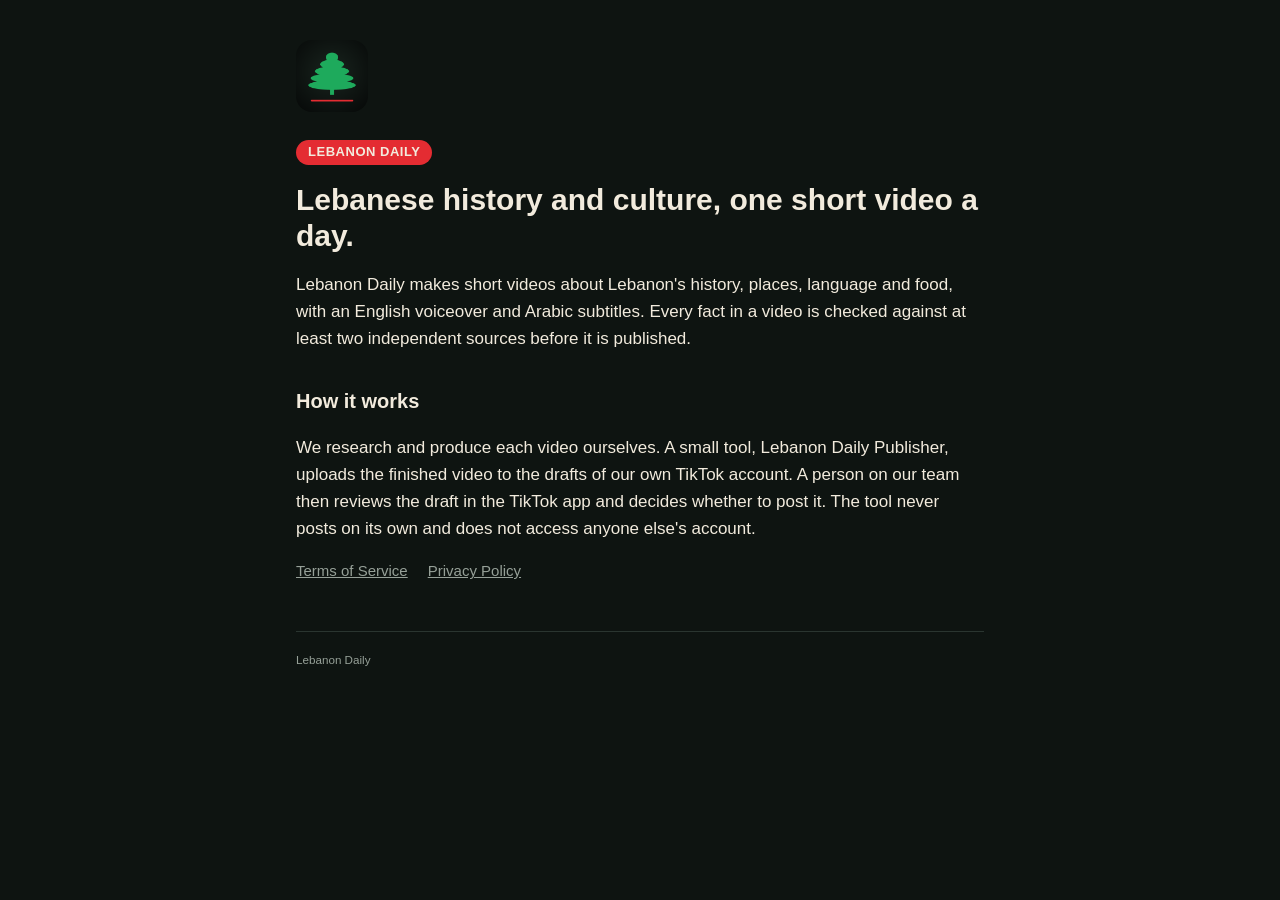
<file: index.html>
<!doctype html><html lang="en"><head><meta charset="utf-8"><meta name="viewport" content="width=device-width,initial-scale=1">
<title>Lebanon Daily</title><link rel="stylesheet" href="style.css"><link rel="icon" href="icon.png"></head><body><main>
<img src="icon.png" alt="Green cedar on a dark background">
<p><span class="tag">LEBANON DAILY</span></p>
<h1>Lebanese history and culture, one short video a day.</h1>
<p>Lebanon Daily makes short videos about Lebanon's history, places, language and food, with an English voiceover and Arabic subtitles. Every fact in a video is checked against at least two independent sources before it is published.</p>
<h2>How it works</h2>
<p>We research and produce each video ourselves. A small tool, Lebanon Daily Publisher, uploads the finished video to the drafts of our own TikTok account. A person on our team then reviews the draft in the TikTok app and decides whether to post it. The tool never posts on its own and does not access anyone else's account.</p>
<nav><a href="terms.html">Terms of Service</a><a href="privacy.html">Privacy Policy</a></nav>
<footer><small>Lebanon Daily</small></footer>
</main></body></html>
</file>
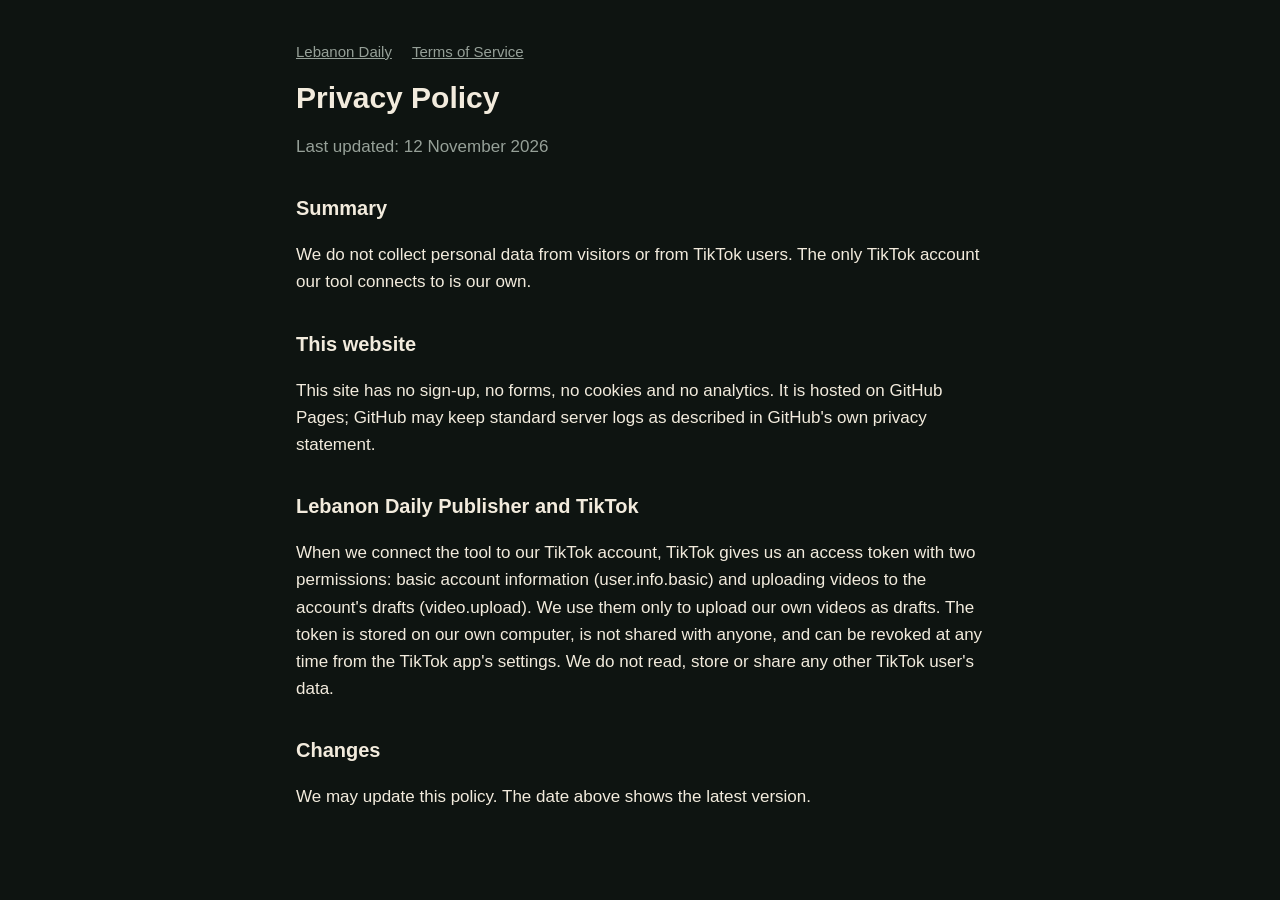
<file: privacy.html>
<!doctype html><html lang="en"><head><meta charset="utf-8"><meta name="viewport" content="width=device-width,initial-scale=1">
<title>Lebanon Daily Privacy</title><link rel="stylesheet" href="style.css"><link rel="icon" href="icon.png"></head><body><main>
<nav><a href="index.html">Lebanon Daily</a><a href="terms.html">Terms of Service</a></nav>
<h1>Privacy Policy</h1><p class="mute">Last updated: 12 November 2026</p>
<h2>Summary</h2>
<p>We do not collect personal data from visitors or from TikTok users. The only TikTok account our tool connects to is our own.</p>
<h2>This website</h2>
<p>This site has no sign-up, no forms, no cookies and no analytics. It is hosted on GitHub Pages; GitHub may keep standard server logs as described in GitHub's own privacy statement.</p>
<h2>Lebanon Daily Publisher and TikTok</h2>
<p>When we connect the tool to our TikTok account, TikTok gives us an access token with two permissions: basic account information (user.info.basic) and uploading videos to the account's drafts (video.upload). We use them only to upload our own videos as drafts. The token is stored on our own computer, is not shared with anyone, and can be revoked at any time from the TikTok app's settings. We do not read, store or share any other TikTok user's data.</p>
<h2>Changes</h2>
<p>We may update this policy. The date above shows the latest version.</p>

</main></body></html>
</file>
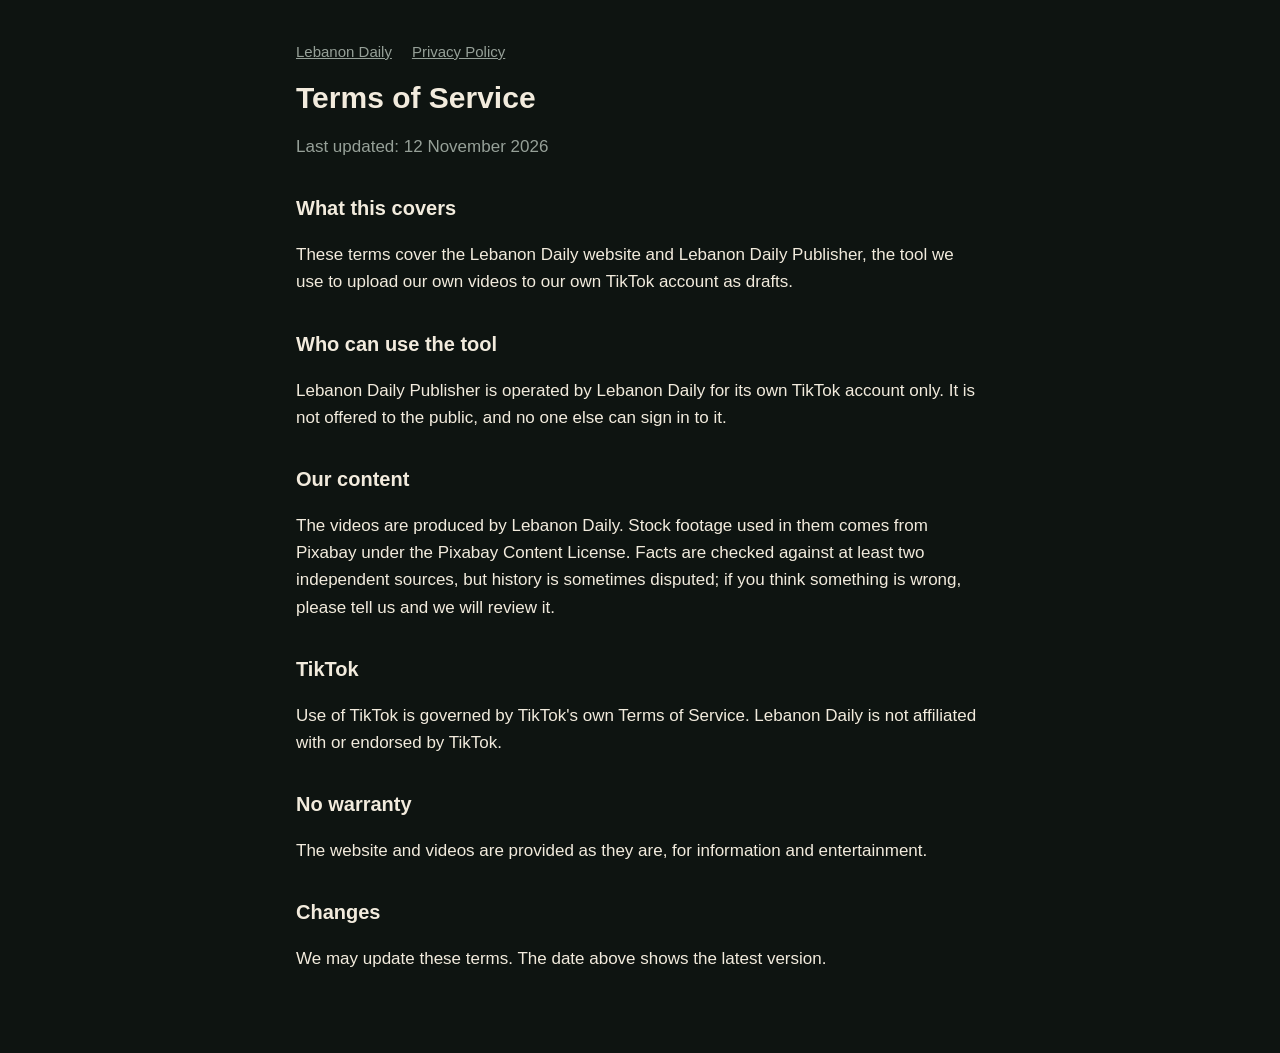
<file: terms.html>
<!doctype html><html lang="en"><head><meta charset="utf-8"><meta name="viewport" content="width=device-width,initial-scale=1">
<title>Lebanon Daily Terms</title><link rel="stylesheet" href="style.css"><link rel="icon" href="icon.png"></head><body><main>
<nav><a href="index.html">Lebanon Daily</a><a href="privacy.html">Privacy Policy</a></nav>
<h1>Terms of Service</h1><p class="mute">Last updated: 12 November 2026</p>
<h2>What this covers</h2>
<p>These terms cover the Lebanon Daily website and Lebanon Daily Publisher, the tool we use to upload our own videos to our own TikTok account as drafts.</p>
<h2>Who can use the tool</h2>
<p>Lebanon Daily Publisher is operated by Lebanon Daily for its own TikTok account only. It is not offered to the public, and no one else can sign in to it.</p>
<h2>Our content</h2>
<p>The videos are produced by Lebanon Daily. Stock footage used in them comes from Pixabay under the Pixabay Content License. Facts are checked against at least two independent sources, but history is sometimes disputed; if you think something is wrong, please tell us and we will review it.</p>
<h2>TikTok</h2>
<p>Use of TikTok is governed by TikTok's own Terms of Service. Lebanon Daily is not affiliated with or endorsed by TikTok.</p>
<h2>No warranty</h2>
<p>The website and videos are provided as they are, for information and entertainment.</p>
<h2>Changes</h2>
<p>We may update these terms. The date above shows the latest version.</p>

</main></body></html>
</file>
<file: style.css>
:root{--bg:#0e1411;--fg:#f2ebdd;--mute:#96a098;--red:#e42c32;--green:#1eaa5c}
*{box-sizing:border-box}body{margin:0;background:var(--bg);color:var(--fg);font:17px/1.6 -apple-system,BlinkMacSystemFont,"Segoe UI",Roboto,sans-serif}
main{max-width:720px;margin:0 auto;padding:40px 16px 64px}h1{font-size:30px;line-height:1.2;margin:16px 0}h2{font-size:20px;margin-top:32px}
a{color:var(--fg)}nav{display:flex;gap:20px;flex-wrap:wrap;font-size:15px}nav a{color:var(--mute)}.tag{display:inline-block;background:var(--red);color:var(--fg);border-radius:999px;padding:2px 12px;font-size:13px;font-weight:700;letter-spacing:.04em}
img{width:72px;height:72px;border-radius:16px}p.mute,small{color:var(--mute)}footer{margin-top:48px;border-top:1px solid #2a3530;padding-top:16px;font-size:14px}
</file>
